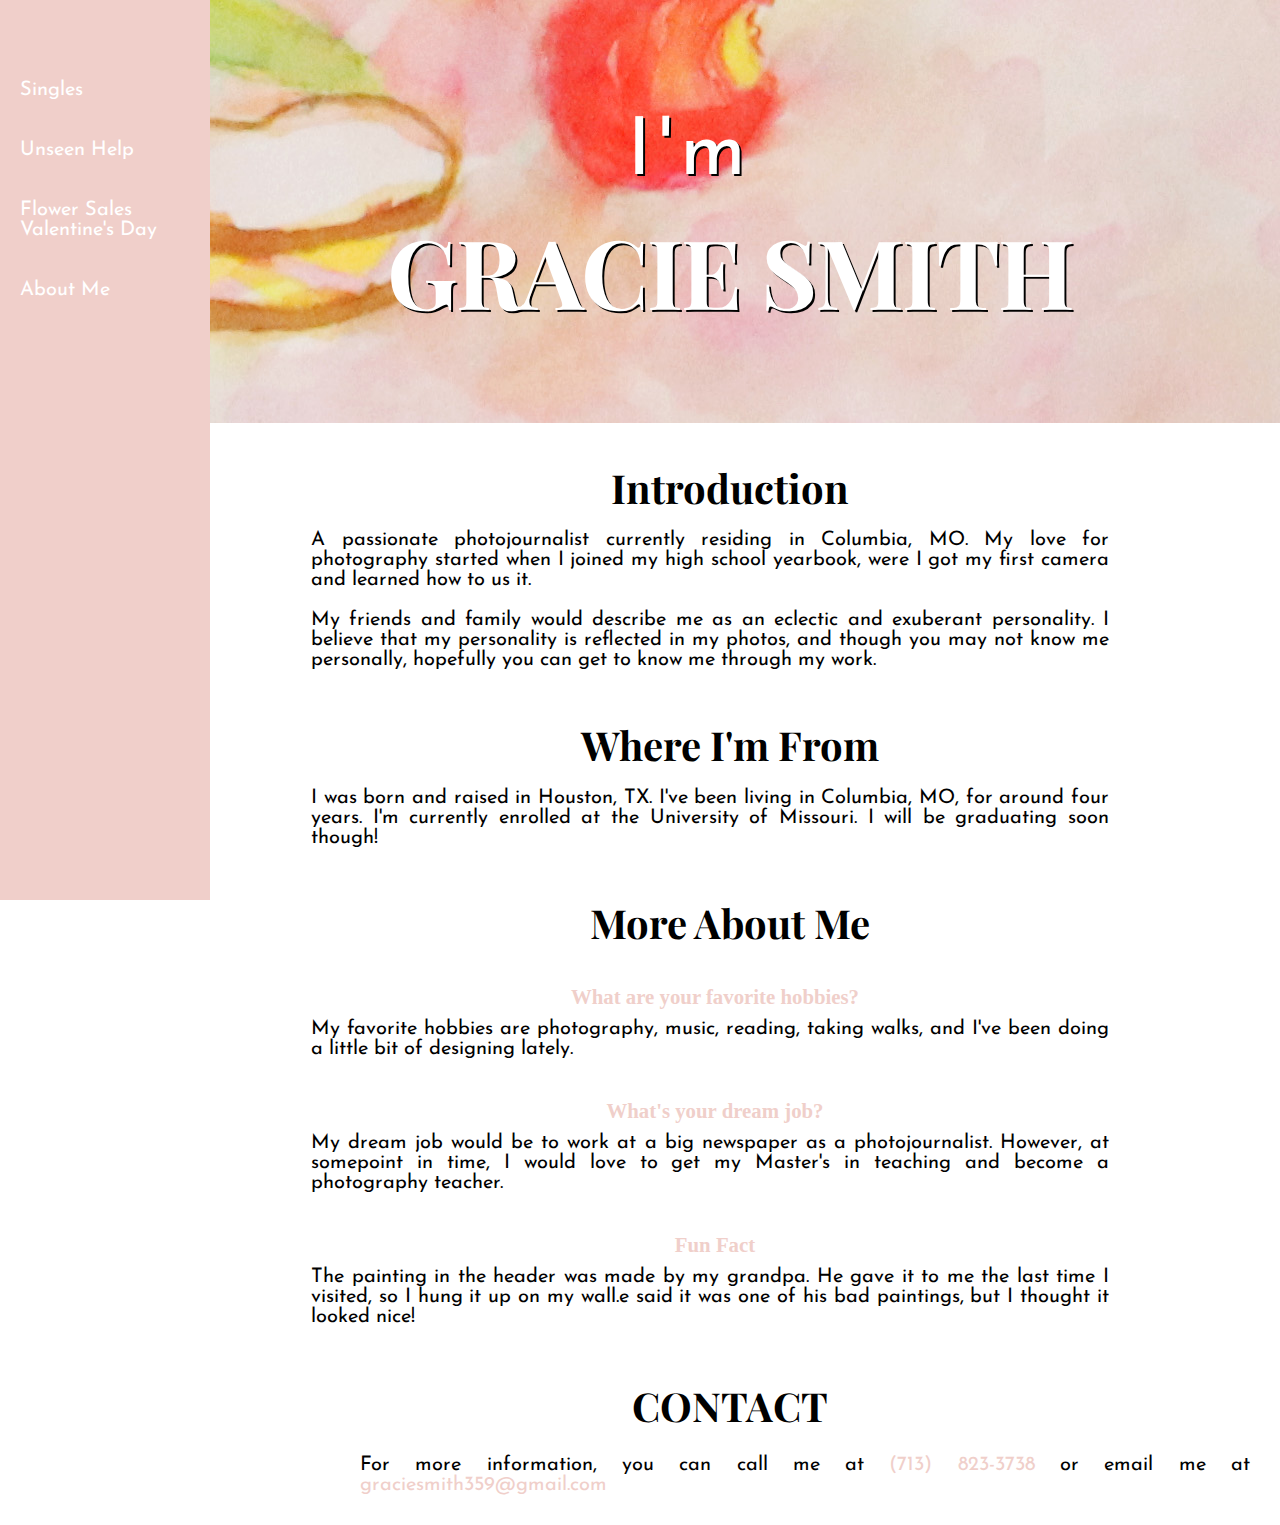
<file: fourthpage.html>
<!DOCTYPE html>
<html lang="en">
<head>
  <title>Gracie Smith's Portfilo</title>
  <link rel="icon" type="png" href="Logo.png"/>
  <link rel="stylesheet" href="style.css">
  <meta charset="utf-8">
  <meta name="description" content="Gracie Smith's Portfilo for JOURN 4502.">
  <meta name="author" content="Gracie Smith">
  <meta name="keywords" content="Gracie Smith, website, JOURN, Journ 4502, portfolio, photographer"/>
  <meta name="viewport" content="width=device-width, intial-scale=1.0">
</head>
<body>
  <div class="wrapper">
      <div class="sidebar">
        <h2></h2>
          <ul>
            <li><a href="index.html">Singles</a></li>
            <li><a href="secondpage.html">Unseen Help</a></li>
            <li><a href="thirdpage.html">Flower Sales Valentine's Day</a></li>
            <li><a href="fourthpage.html">About Me</a></li>
          </ul>
      </div>
  </div>
  <header class="masthead">
    <p class="masthead-intro">I'm</p>
    <h1 class="masthead-heading">Gracie Smith</h1>
  </header>
  <section class ="introduction-section">
  <h1>Introduction</h1>
  <p>A passionate photojournalist currently residing in Columbia, MO. My love for photography started when I joined my high school yearbook, were I got my first camera and learned how to us it.</p>
  <p>My friends and family would describe me as an eclectic and exuberant personality. I believe that my personality is reflected in my photos, and though you may not know me personally, hopefully you can get to know me through my work.</p>
</section>
<section class="location-section">
  <h1>Where I'm From</h1>
  <p>I was born and raised in Houston, TX. I've been living in Columbia, MO, for around four years. I'm currently enrolled at the University of Missouri. I will be graduating soon though!</p>
</section>
<section class="questions-section">
  <h1>More About Me</h1>
  <h2>What are your favorite hobbies?</h2>
  <p>My favorite hobbies are photography, music, reading, taking walks, and I've been doing a little bit of designing lately.</p>
  <h2>What's your dream job?</h2>
  <p>My dream job would be to work at a big newspaper as a photojournalist. However, at somepoint in time, I would love to get my Master's in teaching and become a photography teacher.</p>
  <h2>Fun Fact</h2>
  <p>The painting in the header was made by my grandpa. He gave it to me the last time I visited, so I hung it up on my wall.e said it was one of his bad paintings, but I thought it looked nice!</p>
</section>
<section class="contact-info">
  <h1>Contact</h1>
  <p>For more information, you can call me at <a href="tel:+7138233738">(713) 823-3738</a> or email me at <a href="mailto:graciesmith359@gmail.com">graciesmith359@gmail.com</a></p>

</section>
</body>
</html>
</file>
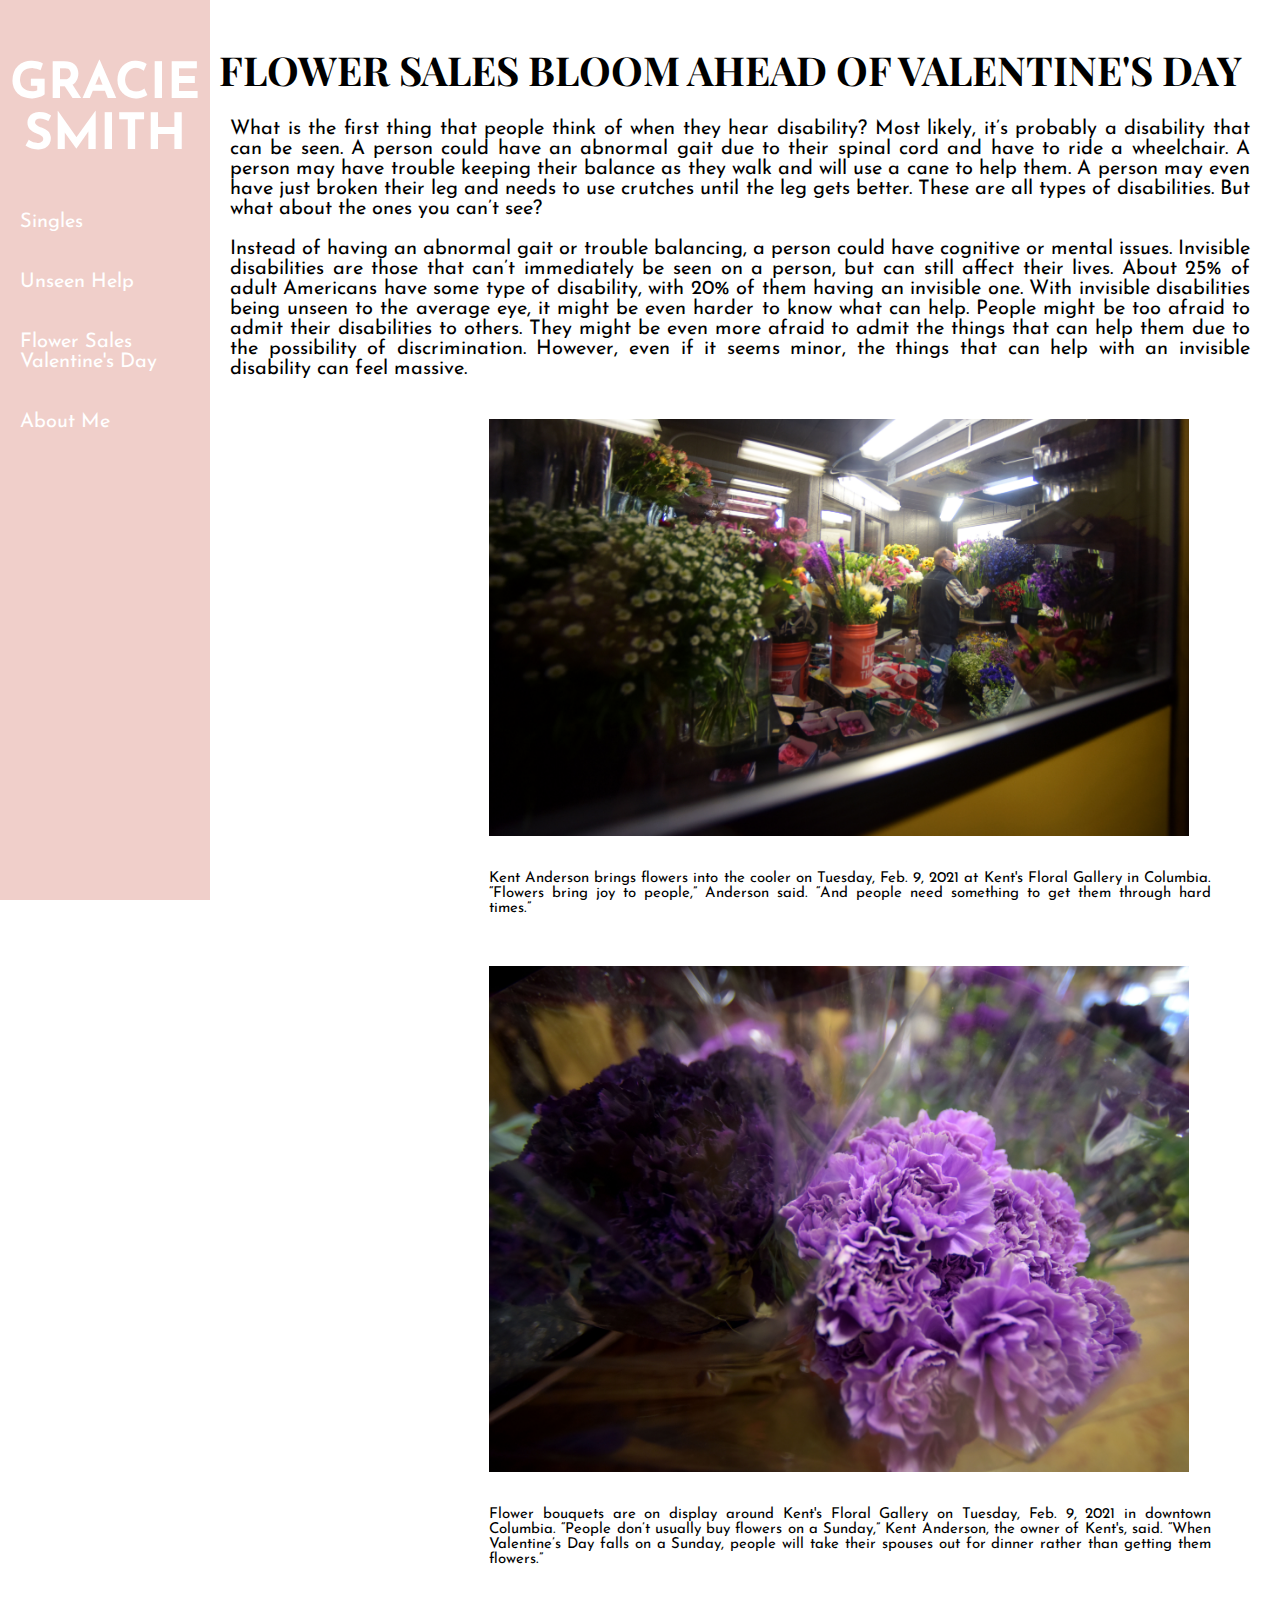
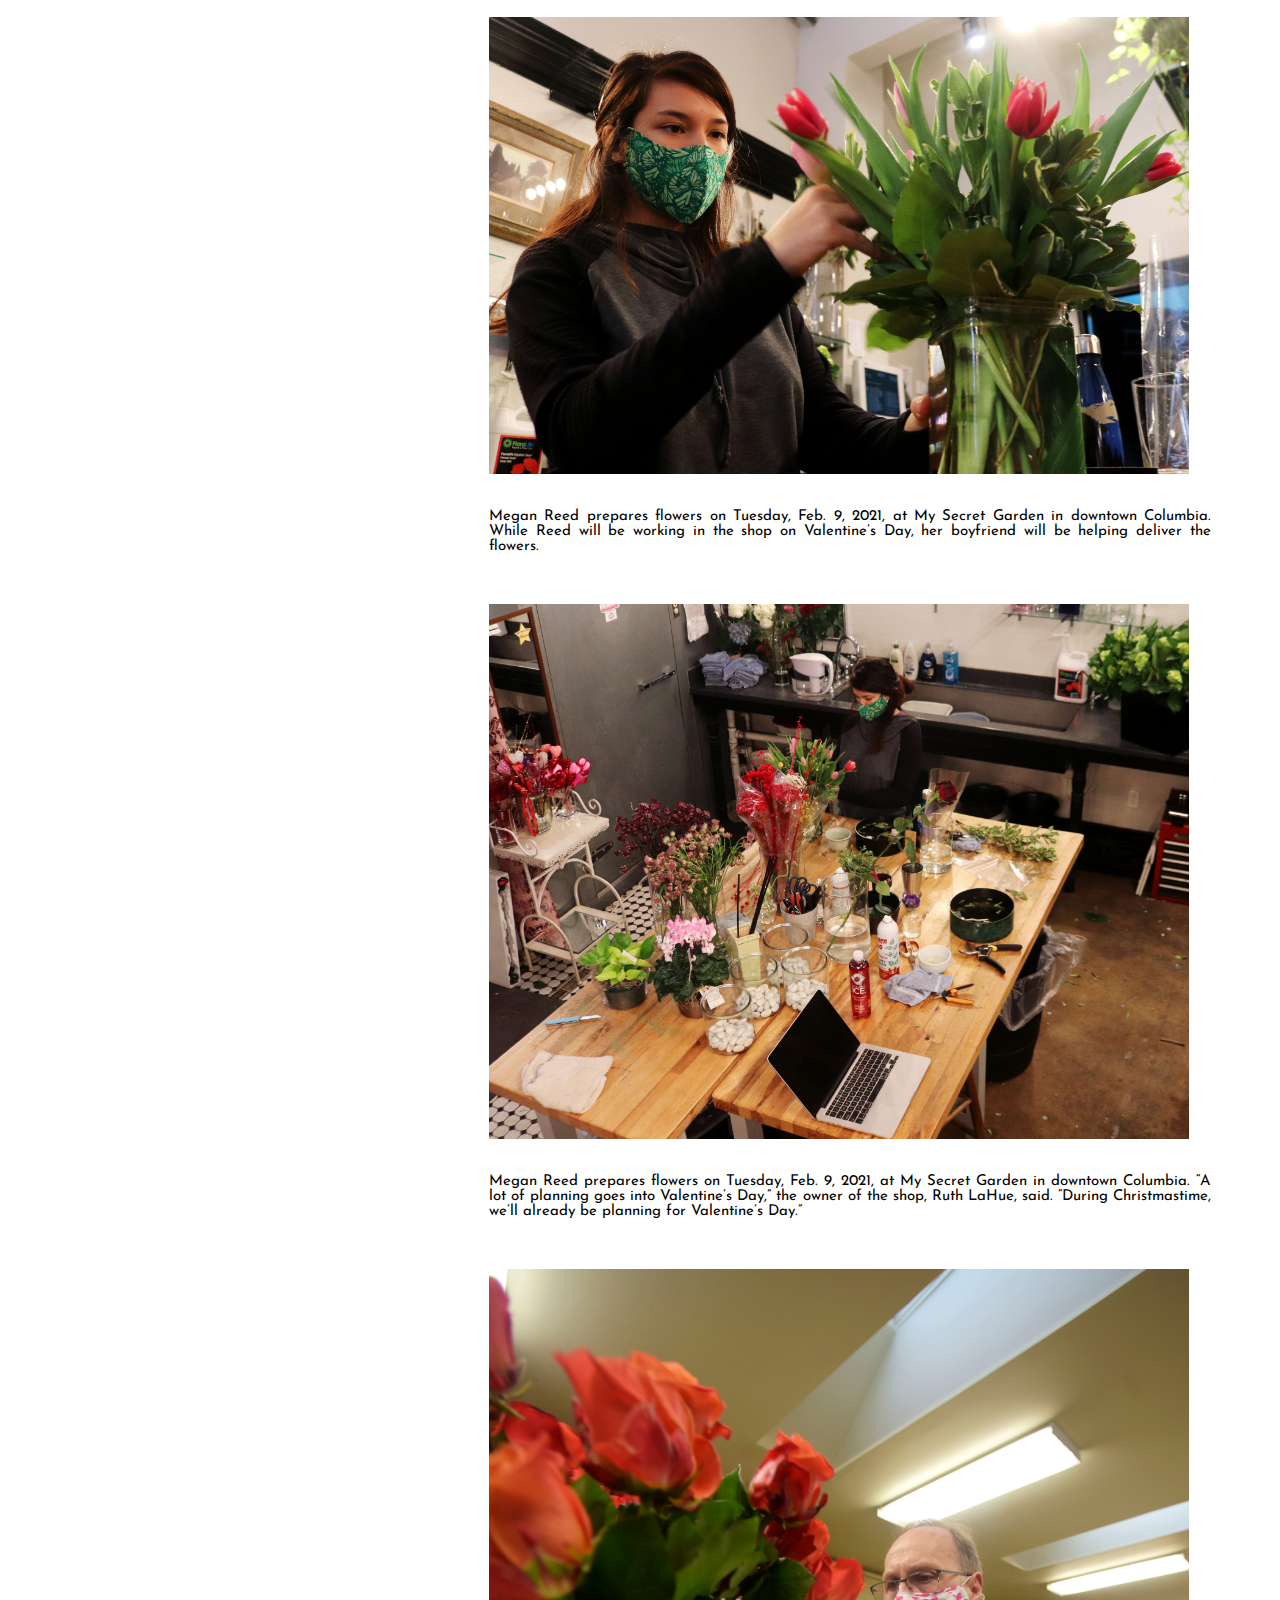
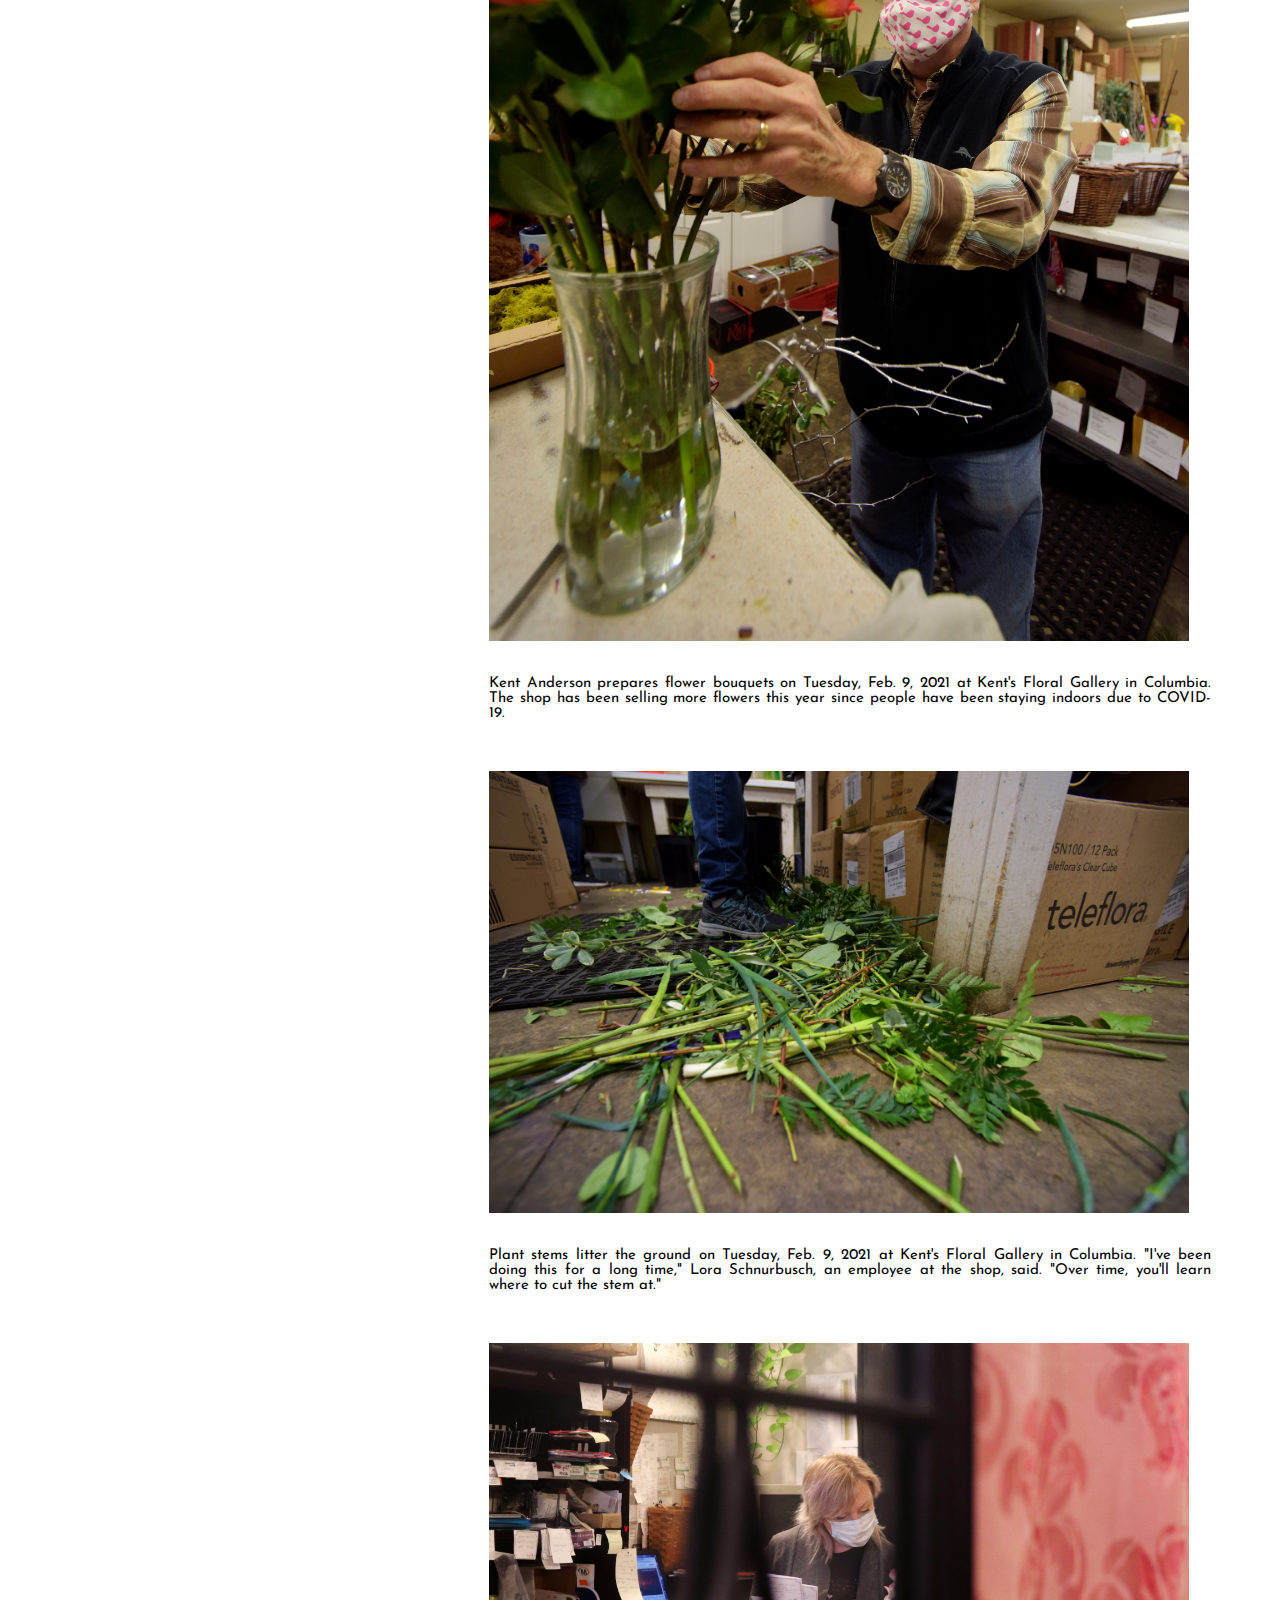
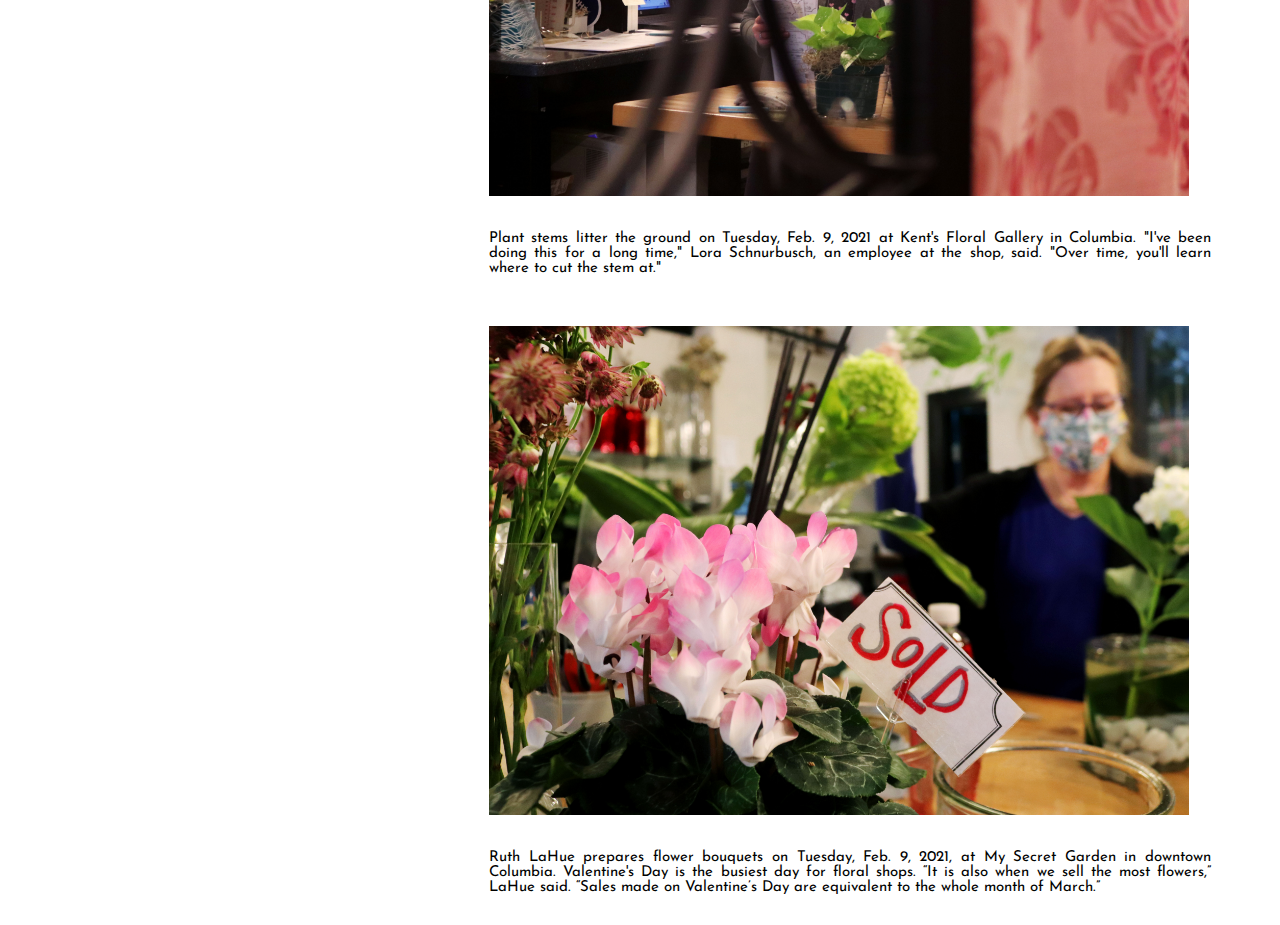
<file: thirdpage.html>
<!DOCTYPE html>
<html lang="en">
<head>
  <title>Gracie Smith's Portfilo Projects</title>
  <link rel="icon" type="png" href="Logo.png"/>
  <link rel="stylesheet" href="style.css">
  <meta charset="utf-8">
  <meta name="description" content="Gracie Smith's Portfilo for JOURN 4502.">
  <meta name="author" content="Gracie Smith">
  <meta name="keywords" content="Gracie Smith, website, JOURN, Journ 4502, portfolio, photographer"/>
  <meta name="viewport" content="width=device-width, intial-scale=1.0">
</head>
<body>
  <div class="wrapper">
      <div class="sidebar">
        <h2>Gracie Smith</h2>
          <ul>
            <li><a href="index.html">Singles</a></li>
            <li><a href="secondpage.html">Unseen Help</a></li>
            <li><a href="thirdpage.html">Flower Sales Valentine's Day</a></li>
            <li><a href="fourthpage.html">About Me</a></li>
          </ul>
      </div>
  </div>
  <h1>Flower sales bloom ahead of Valentine's Day</h1>
    <p>What is the first thing that people think of when they hear disability? Most likely, it’s probably a disability that can be seen. A person could have an abnormal gait due to their spinal cord and have to ride a wheelchair. A person may have trouble keeping their balance as they walk and will use a cane to help them. A person may even have just broken their leg and needs to use crutches until the leg gets better. These are all types of disabilities. But what about the ones you can’t see? </p>
    <p>Instead of having an abnormal gait or trouble balancing, a person could have cognitive or mental issues. Invisible disabilities are those that can’t immediately be seen on a person, but can still affect their lives. About 25% of adult Americans have some type of disability, with 20% of them having an invisible one. With invisible disabilities being unseen to the average eye, it might be even harder to know what can help. People might be too afraid to admit their disabilities to others. They might be even more afraid to admit the things that can help them due to the possibility of discrimination. However, even if it seems minor, the things that can help with an invisible disability can feel massive.</p>
    <div class="container">
      <div class="gallery">
          <img src="Valentine's Florists_1.jpg"/>
            <div class="caption">Kent Anderson brings flowers into the cooler on Tuesday, Feb. 9, 2021 at Kent's Floral Gallery in Columbia. “Flowers bring joy to people,” Anderson said. “And people need something to get them through hard times.”</div>
          <img src="Valentine's Florists_2.jpg"/>
            <div class="caption">Flower bouquets are on display around Kent's Floral Gallery on Tuesday, Feb. 9, 2021 in downtown Columbia. “People don’t usually buy flowers on a Sunday,” Kent Anderson, the owner of Kent's, said. “When Valentine’s Day falls on a Sunday, people will take their spouses out for dinner rather than getting them flowers.”</div>
          <img src="Valentine's Florists_3.jpg"/>
            <div class="caption">Megan Reed prepares flowers on Tuesday, Feb. 9, 2021, at My Secret Garden in downtown Columbia. While Reed will be working in the shop on Valentine’s Day, her boyfriend will be helping deliver the flowers.</div>
          <img src="Valentine's Florists_4.jpg"/>
            <div class="caption">Megan Reed prepares flowers on Tuesday, Feb. 9, 2021, at My Secret Garden in downtown Columbia. “A lot of planning goes into Valentine’s Day,” the owner of the shop, Ruth LaHue, said. “During Christmastime, we’ll already be planning for Valentine’s Day.”</div>
          <img src="Valentine's Florists_5.jpg"/>
            <div class="caption">Kent Anderson prepares flower bouquets on Tuesday, Feb. 9, 2021 at Kent's Floral Gallery in Columbia. The shop has been selling more flowers this year since people have been staying indoors due to COVID-19. </div>
          <img src="Valentine's Florists_6.jpg"/>
            <div class="caption">Plant stems litter the ground on Tuesday, Feb. 9, 2021 at Kent's Floral Gallery in Columbia. "I've been doing this for a long time," Lora Schnurbusch, an employee at the shop, said. "Over time, you'll learn where to cut the stem at." </div>
          <img src="Valentine's Florists_7.jpg"/>
            <div class="caption">Plant stems litter the ground on Tuesday, Feb. 9, 2021 at Kent's Floral Gallery in Columbia. "I've been doing this for a long time," Lora Schnurbusch, an employee at the shop, said. "Over time, you'll learn where to cut the stem at." </div>
          <img src="Valentine's Florists_8.jpg"/>
            <div class="caption">Ruth LaHue prepares flower bouquets on Tuesday, Feb. 9, 2021, at My Secret Garden in downtown Columbia. Valentine's Day is the busiest day for floral shops. “It is also when we sell the most flowers,” LaHue said. “Sales made on Valentine’s Day are equivalent to the whole month of March.”</div>
      </div>
    </div>
</body>
</html>
</file>
<file: style.css>
@import url('https://fonts.googleapis.com/css?family=Josefin+Sans&display=swap');
@import url('https://fonts.googleapis.com/css?family=Playfair+Display:400,400i,700,700i,900,900i');

*{
  margin: 0;
  padding: 0;
  box-sizing: border-box;
  list-style: none;
  text-decoration: none;
  font-family: 'Josefin Sans', sans-serif;
}

body{
  background-color: white;
  overflow-x: hidden;
}
h1{
  margin-left: 180px;
  margin-top: 30px;
  font-size: 2.5rem;
  text-align: center;
  color:black;
  padding:1%;
  text-transform: uppercase;
  font-family: 'Playfair Display', serif;
}
h2{
  margin-left: 150px;
  margin-top: 30px;
  font-size: 1px;
  text-align: center;
}
p{
  margin-left: 220px;
  margin-right: 20px;
  font-size: 20px;
  padding: 10px;
  text-align: justify;
}

.introduction-section p, .location-section p, .questions-section p {
  margin-left: -30px;
  margin-right: -170px;
  padding: 10px 5px;
  text-align: justify;
}
.contact-info p{
  margin-left: 350px;
  margin-bottom: 20px;
}

.wrapper{
  display: flex;
  position: relative;
}
.wrapper .sidebar{
  width: 210px;
  height: 100%;
  background: #f0cfca;
  padding: 30px 0px;
  position: fixed;
}
.wrapper .sidebar h2{
  color: #fff;
  text-transform: uppercase;
  text-align: center;
  margin-bottom: 30px;
  margin-top: 30px;
  font-size: 50px;
  margin-left: 0;
}
.wrapper .sidebar ul li{
  padding: 20px;
}
.wrapper .sidebar ul li a{
  color: #fff;
  font-size: 20px;
  display: block;
  text-align: left;
  text-decoration: none;
}
.wrapper .sidebar ul li a .fas{
  width: 25px;
}
.wrapper .sidebar ul li:hover{
  background-color: white;
}
.wrapper .sidebar ul li:hover a{
  color: #FBBAB0;
}
.wrapper .main_content{
  width: 100%;
  margin-left: 210px;
}
.wrapper .main_content .info{
  margin: 20px;
  color: black;
  line-height: 25px;
  text-align: justify;
}
.wrapper .main_content .info div{
  margin-bottom: 20px;
}

img {
    max-width: 100%;
    max-height: 100%;
}
.portrait {
    height: 600px;
    width: 500px;
}
.landscape {
  height: 700px;
  width: 800px;
}
.square {
    height: 700px;
    width: 700px;
}
.slideshow-container {
  max-width: 1000px;
  position: absolute;
  margin-left: 220px;
  margin-top: 10px;
}
.mySlides {
  display: none;
}
.prev, .next {
  cursor: pointer;
  position: absolute;
  top: 50%;
  width: auto;
  margin-top: -75px;
  padding: 16px;
  color: #f0cfca;
  font-weight: bold;
  font-size: 30px;
  transition: 0.6s ease;
  border-radius: 0 3px 3px 0;
  user-select: none;
}
.prev {
  margin-left: 20px;
}
.next {
  margin-right: -100px;
  right: 0;
  border-radius: 1px 0 0 1px;
}
.prev:hover, .next:hover {
  background-color: #f0cfca;
  text-decoration: none;
  color: #fff;
}
.text {
  color: black;
  margin-top: -600px;
  margin-left: 810px;
  font-size: 17px;
  bottom: 10px;
  position: relative;
  text-align: left;
}
.numbertext {
  color: #f2f2f2;
  font-size: 14px;
  padding: 8px 12px;
  position: absolute;
  top: 0;
}
.fade {
  -webkit-animation-name: fade;
  -webkit-animation-duration: 1.5s;
  animation-name: fade;
  animation-duration: 1.5s;
}
@-webkit-keyframes fade {
  from {opacity: .4}
  to {opacity: 1}
}
@keyframes fade {
  from {opacity: .4}
  to {opacity: 1}
}

.container {
  width: 100%;
  min-height: 100vh;
  max-width: 1000px;
  display: flex;
  align-items: center;
  justify-content: center;
  padding: 30px 5%;
  margin-left: 425px;
}
.gallery {
  display: grid;
  grid-template-columns: repeat(auto-fit, minmax(500px, 1fr));
  grid-gap: 50px;
}
.gallery img {
  width: 700px;
}
.caption{
  text-align: justify;
  font-size: 15px;
  margin-right: 150px;
  margin-top: -15px;
}

.masthead-heading,
.masthead-intro {
  text-align: center;
}
a {
  text-decoration: none;
  color: #f0cfca;
}
a:hover {
  text-decoration: underline;
  color: #f0c2c2;
}
a:visited {
  color: #f2b3b3;
}
.masthead-intro {
  margin-bottom: 0.1em;
  margin-top: 0.1em;
  font-size: 5em;
  color: #fff;
  text-shadow: 2px 2px #000;
  letter-spacing: 0.1em;
  margin-left: 150px;
  margin-right: 50px
}
.masthead-heading {
  margin-top: -0.2em;
  font-weight: bold;
  font-size: 6em;
  letter-spacing: -0.02em;
  text-transform: uppercase;
  color: #fff;
  text-shadow: 2px 2px #000;
}
.masthead {
  padding: 6em 0;
  background-image: url("Helpful_GS_1.jpg");
  background-size: auto;
  background-repeat: no-repeat;
}
.masthead-intro {
  margin-bottom: 0.1em;
}
.masthead-heading {
  margin-bottom: -0.2em;
}
.introduction-section,
.location-section,
.questions-section {
  max-width: 38em;
  margin-right: auto;
  margin-left: auto;
  margin-top: 2em;
}
.introduction-section h1,
.location-section h1,
.questions-section h1 {
  text-transform: none;
}
.questions-section > h2 {
  font-family: "Gentium Book Basic", Georgia, serif;
  font-size: 1.3em;
  font-weight: bold;
  color: #f0cfca;
}

/* MEDIA QUERIES */
@media only screen and (max-width: 1200px){
  .introduction-section p, .location-section p, .questions-section p {
    margin-left: 110px;
    margin-right: -20px;
    padding: 10px 5px;
    text-align: justify;
  }
  .contact-info p{
    margin-left: 220px;
  }
  .masthead-intro {
    font-size: 4em;
  }
  .masthead-heading {
    font-size: 4em;
    margin-left: 100px;
  }
  .portrait {
      height: 600px;
      width: 500px;
  }
  .landscape {
    height: 600px;
    width: 700px;
  }
  .square {
      height: 700px;
      width: 700px;
  }
  .prev {
    left: 0;
    margin-left: 100px;
    margin-top: 200px;
  }
  .next {
    margin-right: 170px;
    margin-top: 200px;
  }
  .text {
    margin-top: auto;
    margin-left: 10px;
    margin-right: 20px;
    font-size: 17px;
  }
  .container {
    margin-left: 200px;
    margin-right: 20px;
  }
  .gallery img {
    width: 500px;
  }
  .caption{
    margin-right: 140px;
  }
}
@media only screen and (max-width: 800px){
  .wrapper .sidebar{
    width: 100px;
  }
  .wrapper .sidebar h2{
    font-size: 25px;
  }
  .wrapper .main_content{
    margin-left: 110px;
  }
  .wrapper .main_content .info{
    margin-left: 15px;
  }
  .wrapper .sidebar ul li a{
    font-size: 15px
  }
  .row{
    margin-left: 100px;
  }

  .slideshow-container {
    max-width: 700px;
    margin-left: 130px;
  }
  .portrait {
      height: 500px;
      width: 400px;
  }
  .landscape {
    height: 300px;
    width: 400px;
  }
  .square {
      height: 500px;
      width: 500px;
  }
  .prev, .nex{
    margin-top: 200px;
  }
  .prev {
    margin-left: 20px;
  }
  .next {
    margin-right: 100px;
  }

  .masthead-heading {
    font-size: 4em;
    margin-left: 100px;
  }
  .introduction-section,
  .location-section,
  .questions-section {
    max-width: 85%;
  }
  .introduction-section h1, .location-section h1, .questions-section h1 {
    font-size: 35px
  }
  .introduction-section p, .location-section p, .questions-section p {
    margin-left: 75px;
    margin-right: -20px;
    padding: 10px 5px;
    text-align: justify;
  }
  .contact-info p{
    margin-left: 110px;
  }
  .container {
    margin-left: 75px;
    margin-right: 20px;
  }
  .gallery img {
    width: 400px;
  }

  p{
    margin-left: 110px;
    font-size: 15px;
  }
  h1{
    margin-left: 110px;
    font-size: 2rem;
  }
  .questions-section > h2{
    margin-left: 90px;
  }
}
@media only screen and (max-width: 500px) {
  .masthead {
    padding: 3em 0;
  }
  .masthead-intro {
    font-size: 3em;
  }
  .masthead-heading {
    font-size: 3em;
    margin-left: 100px;
  }
  .portrait {
      height: 600px;
      width: 500px;
  }
  .landscape {
    height: 200px;
    width: 400px;
  }
  .square {
      height: 300px;
      width: 300px;
  }
  .prev {
    left: 0;
    margin-left: 100px;
    margin-top: 190px;
  }
  .next {
    margin-right: 170px;
    margin-top: 190px;
  }
  .text {
    margin-top: 50px;
    margin-left: -10px;
    margin-right: 50px;
    font-size: 15px;
    text-align: justify;
  }
  .container {
    margin-left: 120px;
  }
  .gallery img {
    width: 360px;
  }
}
</file>
